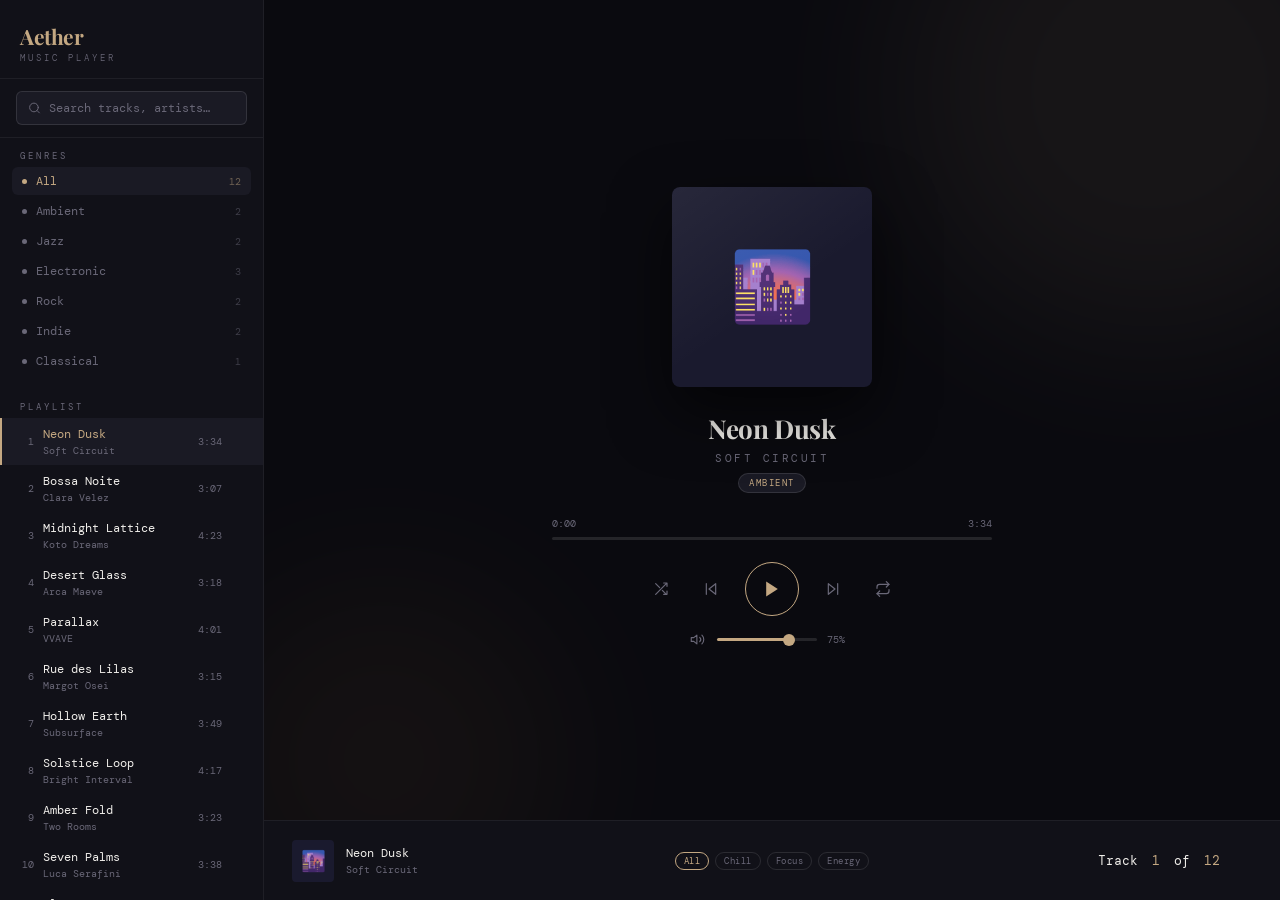
<file: Task3/music_player_app (1).html>
<!DOCTYPE html>
<html lang="en">
<head>
<meta charset="UTF-8" />
<meta name="viewport" content="width=device-width, initial-scale=1.0" />
<title>Aether — Music Player</title>
<link rel="preconnect" href="https://fonts.googleapis.com" />
<link href="https://fonts.googleapis.com/css2?family=DM+Mono:ital,wght@0,300;0,400;0,500;1,300&family=Playfair+Display:ital,wght@0,400;0,700;1,400&display=swap" rel="stylesheet" />
<style>
*, *::before, *::after { box-sizing: border-box; margin: 0; padding: 0; }

:root {
  --bg:      #0a0a0f;
  --bg2:     #111118;
  --bg3:     #1a1a24;
  --bg4:     #22222e;
  --border:  rgba(255,255,255,0.06);
  --border2: rgba(255,255,255,0.11);
  --text:    #f0eeea;
  --muted:   #6a6878;
  --accent:  #c4a882;
  --accent2: #8fa4d4;
  --mono:    'DM Mono', monospace;
  --serif:   'Playfair Display', serif;
  --radius:  6px;
  --trans:   0.18s ease;
}

html, body { height: 100%; }
body {
  background: var(--bg);
  color: var(--text);
  font-family: var(--mono);
  font-size: 13px;
  min-height: 100vh;
  overflow: hidden;
  user-select: none;
}

/* ── LAYOUT ─────────────────────────────────────── */
#app {
  display: grid;
  grid-template-columns: 264px 1fr;
  grid-template-rows: 1fr 80px;
  height: 100vh;
}

/* ── SIDEBAR ─────────────────────────────────────── */
.sidebar {
  grid-row: 1 / 3;
  background: var(--bg2);
  border-right: 0.5px solid var(--border);
  display: flex;
  flex-direction: column;
  overflow: hidden;
}

.sidebar-header {
  padding: 22px 20px 14px;
  border-bottom: 0.5px solid var(--border);
  flex-shrink: 0;
}

.logo {
  font-family: var(--serif);
  font-size: 21px;
  font-weight: 700;
  color: var(--accent);
  letter-spacing: -0.4px;
}
.logo-sub {
  font-family: var(--mono);
  font-size: 9px;
  font-weight: 300;
  color: var(--muted);
  letter-spacing: 3px;
  text-transform: uppercase;
  margin-top: 2px;
}

.search-wrap {
  padding: 12px 16px;
  border-bottom: 0.5px solid var(--border);
  flex-shrink: 0;
  position: relative;
}
.search-wrap svg {
  position: absolute;
  left: 28px;
  top: 50%;
  transform: translateY(-50%);
  width: 13px; height: 13px;
  stroke: var(--muted);
  fill: none;
  stroke-width: 1.8;
  stroke-linecap: round;
  pointer-events: none;
}
#searchInput {
  width: 100%;
  background: var(--bg3);
  border: 0.5px solid var(--border2);
  color: var(--text);
  font-family: var(--mono);
  font-size: 12px;
  padding: 8px 10px 8px 32px;
  border-radius: var(--radius);
  outline: none;
  transition: border-color var(--trans);
}
#searchInput:focus { border-color: var(--accent); }
#searchInput::placeholder { color: var(--muted); }

.section-label {
  padding: 12px 20px 5px;
  font-size: 9px;
  letter-spacing: 3px;
  text-transform: uppercase;
  color: var(--muted);
  flex-shrink: 0;
}

.cat-list {
  padding: 0 12px 10px;
  display: flex;
  flex-direction: column;
  gap: 2px;
  flex-shrink: 0;
}

.cat-item {
  display: flex;
  align-items: center;
  gap: 9px;
  padding: 6px 10px;
  border-radius: var(--radius);
  cursor: pointer;
  color: var(--muted);
  font-size: 12px;
  transition: all var(--trans);
}
.cat-item:hover { background: var(--bg3); color: var(--text); }
.cat-item.active { background: var(--bg3); color: var(--accent); }
.cat-dot { width: 5px; height: 5px; border-radius: 50%; background: currentColor; flex-shrink: 0; }
.cat-count { margin-left: auto; font-size: 10px; opacity: 0.5; }

.playlist-section {
  flex: 1;
  overflow-y: auto;
  padding-bottom: 8px;
}
.playlist-section::-webkit-scrollbar { width: 3px; }
.playlist-section::-webkit-scrollbar-thumb { background: var(--border2); border-radius: 3px; }

.track-item {
  display: flex;
  align-items: center;
  gap: 9px;
  padding: 8px 20px 8px 16px;
  cursor: pointer;
  transition: background var(--trans);
  border-left: 2px solid transparent;
  position: relative;
}
.track-item:hover { background: var(--bg3); }
.track-item.active { background: var(--bg3); border-left-color: var(--accent); }
.track-item:hover .fav-btn { opacity: 1; }

.track-idx { color: var(--muted); font-size: 10px; min-width: 16px; text-align: right; flex-shrink: 0; }
.track-info { flex: 1; overflow: hidden; }
.track-name { font-size: 12px; white-space: nowrap; overflow: hidden; text-overflow: ellipsis; }
.track-artist { font-size: 10px; color: var(--muted); margin-top: 2px; }
.track-item.active .track-name { color: var(--accent); }
.track-dur { color: var(--muted); font-size: 10px; flex-shrink: 0; }

.fav-btn {
  opacity: 0;
  background: none;
  border: none;
  cursor: pointer;
  color: var(--muted);
  padding: 2px;
  transition: all var(--trans);
  flex-shrink: 0;
  line-height: 1;
  font-size: 13px;
}
.fav-btn.faved { opacity: 1; color: #e87a7a; }
.fav-btn:hover { color: #e87a7a; }

.playing-anim {
  display: flex;
  align-items: flex-end;
  gap: 2px;
  height: 14px;
  flex-shrink: 0;
}
.playing-bar {
  width: 3px;
  border-radius: 1px;
  background: var(--accent);
  animation: pb 0.7s ease-in-out infinite alternate;
}
.playing-bar:nth-child(2) { animation-delay: 0.2s; }
.playing-bar:nth-child(3) { animation-delay: 0.1s; }
@keyframes pb { from { height: 3px; } to { height: 14px; } }
.paused-anim .playing-bar { animation-play-state: paused; }

/* ── MAIN ─────────────────────────────────────── */
.main-content {
  grid-column: 2;
  grid-row: 1;
  display: flex;
  flex-direction: column;
  overflow: hidden;
  position: relative;
}

.ambient-bg {
  position: absolute;
  inset: 0;
  pointer-events: none;
  overflow: hidden;
}
.amb {
  position: absolute;
  border-radius: 50%;
  filter: blur(80px);
  opacity: 0.07;
  transition: background 1.6s ease, transform 2s ease;
}
.amb1 { width: 500px; height: 500px; top: -160px; right: -120px; background: var(--accent); }
.amb2 { width: 360px; height: 360px; bottom: -120px; left: -60px; background: var(--accent2); }

.now-playing {
  flex: 1;
  display: flex;
  flex-direction: column;
  align-items: center;
  justify-content: center;
  padding: 32px 48px 16px;
  position: relative;
  gap: 0;
}

/* Art */
.art-wrap {
  position: relative;
  width: 200px;
  height: 200px;
  margin-bottom: 24px;
  flex-shrink: 0;
}
.album-art {
  width: 100%;
  height: 100%;
  border-radius: 8px;
  display: flex;
  align-items: center;
  justify-content: center;
  font-size: 68px;
  transition: background 1s ease;
  position: relative;
  overflow: hidden;
  box-shadow: 0 24px 60px rgba(0,0,0,0.6);
}
.album-art::after {
  content: '';
  position: absolute;
  inset: 0;
  background: linear-gradient(145deg, rgba(255,255,255,0.06) 0%, transparent 55%);
  border-radius: 8px;
}
.spin-ring {
  position: absolute;
  inset: -12px;
  border-radius: 50%;
  border: 1px solid transparent;
  border-top-color: var(--accent);
  opacity: 0;
  transition: opacity 0.5s;
}
.spin-ring.spinning { opacity: 0.5; animation: spin 9s linear infinite; }
@keyframes spin { to { transform: rotate(360deg); } }

/* Meta */
.track-title-main {
  font-family: var(--serif);
  font-size: 26px;
  font-weight: 700;
  letter-spacing: -0.4px;
  text-align: center;
  margin-bottom: 5px;
  max-width: 420px;
}
.track-artist-main {
  font-size: 11px;
  color: var(--muted);
  letter-spacing: 2.5px;
  text-transform: uppercase;
  text-align: center;
  margin-bottom: 8px;
}
.badges {
  display: flex;
  gap: 6px;
  margin-bottom: 24px;
}
.badge {
  font-size: 9px;
  padding: 3px 10px;
  border-radius: 20px;
  background: var(--bg3);
  border: 0.5px solid var(--border2);
  letter-spacing: 1.5px;
  text-transform: uppercase;
}
.badge.genre { color: var(--accent); }
.badge.fav { color: #e87a7a; border-color: rgba(232,122,122,0.3); }

/* Progress */
.progress-section { width: 100%; max-width: 440px; }

.time-row {
  display: flex;
  justify-content: space-between;
  font-size: 10px;
  color: var(--muted);
  margin-bottom: 7px;
}

.progress-bar {
  width: 100%;
  height: 3px;
  background: var(--border2);
  border-radius: 3px;
  cursor: pointer;
  margin-bottom: 22px;
  position: relative;
}
.progress-bar:hover { height: 5px; transition: height 0.1s; }
.progress-fill {
  height: 100%;
  background: var(--accent);
  border-radius: 3px;
  pointer-events: none;
  position: relative;
  transition: width 0.6s linear;
}
.progress-thumb {
  position: absolute;
  right: -6px;
  top: 50%;
  transform: translateY(-50%) scale(0);
  width: 12px; height: 12px;
  border-radius: 50%;
  background: var(--accent);
  transition: transform 0.15s;
}
.progress-bar:hover .progress-thumb { transform: translateY(-50%) scale(1); }

/* Controls */
.controls-row {
  display: flex;
  align-items: center;
  justify-content: center;
  gap: 18px;
  margin-bottom: 14px;
}

.ctrl-btn {
  background: none;
  border: none;
  color: var(--muted);
  cursor: pointer;
  padding: 8px;
  border-radius: 50%;
  display: flex;
  align-items: center;
  justify-content: center;
  transition: all var(--trans);
}
.ctrl-btn:hover { color: var(--text); background: var(--bg3); }
.ctrl-btn.active { color: var(--accent); }

.play-btn {
  width: 54px; height: 54px;
  border-radius: 50%;
  border: 1.5px solid var(--accent);
  background: none;
  color: var(--accent);
  cursor: pointer;
  display: flex;
  align-items: center;
  justify-content: center;
  transition: all 0.2s;
}
.play-btn:hover { background: var(--accent); color: var(--bg); transform: scale(1.04); }
.play-btn:active { transform: scale(0.96); }

/* Volume */
.vol-row {
  display: flex;
  align-items: center;
  gap: 10px;
  font-size: 11px;
  color: var(--muted);
}
.vol-icon-btn {
  background: none;
  border: none;
  color: var(--muted);
  cursor: pointer;
  display: flex;
  align-items: center;
  transition: color var(--trans);
  padding: 2px;
}
.vol-icon-btn:hover { color: var(--text); }
.vol-slider {
  -webkit-appearance: none;
  width: 100px; height: 3px;
  border-radius: 3px;
  outline: none;
  cursor: pointer;
  background: linear-gradient(to right, var(--accent) var(--vol, 75%), var(--border2) var(--vol, 75%));
}
.vol-slider::-webkit-slider-thumb {
  -webkit-appearance: none;
  width: 12px; height: 12px;
  border-radius: 50%;
  background: var(--accent);
  cursor: pointer;
}
#volVal { min-width: 30px; font-size: 10px; }

/* ── BOTTOM BAR ─────────────────────────────────────── */
.player-bar {
  grid-column: 2;
  grid-row: 2;
  background: var(--bg2);
  border-top: 0.5px solid var(--border);
  display: flex;
  align-items: center;
  justify-content: space-between;
  padding: 0 28px;
  gap: 16px;
  height: 80px;
}

.bar-left {
  display: flex;
  align-items: center;
  gap: 12px;
  min-width: 160px;
}
.bar-mini-art {
  width: 42px; height: 42px;
  border-radius: 4px;
  background: var(--bg3);
  display: flex;
  align-items: center;
  justify-content: center;
  font-size: 20px;
  flex-shrink: 0;
  transition: background 0.8s;
}
.bar-track-name { font-size: 12px; white-space: nowrap; overflow: hidden; text-overflow: ellipsis; max-width: 120px; }
.bar-track-artist { font-size: 10px; color: var(--muted); margin-top: 2px; }

.bar-center {
  display: flex;
  align-items: center;
  gap: 8px;
  font-size: 10px;
  color: var(--muted);
}

.bar-right {
  display: flex;
  align-items: center;
  gap: 12px;
  min-width: 160px;
  justify-content: flex-end;
}

/* Mood pills */
.mood-pills { display: flex; gap: 6px; }
.mood-pill {
  font-size: 9px;
  padding: 2px 8px;
  border-radius: 20px;
  border: 0.5px solid var(--border2);
  color: var(--muted);
  cursor: pointer;
  transition: all var(--trans);
  letter-spacing: 0.5px;
}
.mood-pill:hover, .mood-pill.active { border-color: var(--accent); color: var(--accent); }

/* EQ bars */
.eq-bars { display: flex; align-items: flex-end; gap: 2px; height: 16px; }
.eq-bar { width: 3px; border-radius: 1px; background: var(--accent); opacity: 0.65; }
.eq-bar { animation: eq 0.8s ease-in-out infinite alternate; }
.eq-bar:nth-child(2) { animation-delay: 0.2s; }
.eq-bar:nth-child(3) { animation-delay: 0.07s; }
.eq-bar:nth-child(4) { animation-delay: 0.14s; }
@keyframes eq { from { height: 3px; } to { height: 14px; } }
.eq-bars.paused .eq-bar { animation-play-state: paused; }

/* Toast */
.toast {
  position: fixed;
  bottom: 96px;
  left: 50%;
  transform: translateX(-50%) translateY(20px);
  background: var(--bg3);
  border: 0.5px solid var(--border2);
  color: var(--text);
  font-size: 11px;
  padding: 8px 16px;
  border-radius: 20px;
  opacity: 0;
  transition: all 0.3s;
  pointer-events: none;
  z-index: 99;
  white-space: nowrap;
}
.toast.show {
  opacity: 1;
  transform: translateX(-50%) translateY(0);
}

/* Icons */
svg.icon { width: 16px; height: 16px; fill: none; stroke: currentColor; stroke-width: 1.8; stroke-linecap: round; stroke-linejoin: round; }

/* Tooltip */
[title] { position: relative; }

/* No-results */
.no-results { padding: 20px; text-align: center; color: var(--muted); font-size: 11px; line-height: 1.6; }

/* Keyboard hint */
.kb-hint {
  position: fixed;
  bottom: 90px;
  right: 20px;
  background: var(--bg3);
  border: 0.5px solid var(--border);
  border-radius: 6px;
  padding: 10px 14px;
  font-size: 10px;
  color: var(--muted);
  opacity: 0;
  transition: opacity 0.3s;
  pointer-events: none;
  line-height: 1.8;
  z-index: 50;
}
.kb-hint.visible { opacity: 1; }
.kb-hint kbd {
  background: var(--bg4);
  border: 0.5px solid var(--border2);
  border-radius: 3px;
  padding: 1px 5px;
  font-family: var(--mono);
  font-size: 10px;
  color: var(--accent);
}
</style>
</head>
<body>

<div id="app">

  <!-- ── SIDEBAR ── -->
  <aside class="sidebar">
    <div class="sidebar-header">
      <div class="logo">Aether</div>
      <div class="logo-sub">music player</div>
    </div>

    <div class="search-wrap">
      <svg viewBox="0 0 24 24"><circle cx="11" cy="11" r="8"/><line x1="21" y1="21" x2="16.65" y2="16.65"/></svg>
      <input type="text" id="searchInput" placeholder="Search tracks, artists…" oninput="applyFilters()" />
    </div>

    <div class="section-label">Genres</div>
    <div class="cat-list" id="catList"></div>

    <div class="section-label" style="margin-top:4px">Playlist</div>
    <div class="playlist-section">
      <div id="trackList"></div>
    </div>
  </aside>

  <!-- ── MAIN CONTENT ── -->
  <main class="main-content">
    <div class="ambient-bg">
      <div class="amb amb1" id="amb1"></div>
      <div class="amb amb2" id="amb2"></div>
    </div>

    <div class="now-playing">

      <!-- Album Art -->
      <div class="art-wrap" id="artWrap">
        <div class="album-art" id="albumArt">
          <span id="artEmoji">🎵</span>
        </div>
        <div class="spin-ring" id="spinRing"></div>
      </div>

      <!-- Track info -->
      <div class="track-title-main" id="nowTitle">Select a track</div>
      <div class="track-artist-main" id="nowArtist">—</div>
      <div class="badges">
        <div class="badge genre" id="nowGenre">—</div>
        <div class="badge fav" id="favBadge" style="display:none">♥ Favourite</div>
      </div>

      <!-- Progress -->
      <div class="progress-section">
        <div class="time-row">
          <span id="curTime">0:00</span>
          <span id="totTime">—</span>
        </div>
        <div class="progress-bar" id="progressBar">
          <div class="progress-fill" id="progressFill" style="width:0%">
            <div class="progress-thumb"></div>
          </div>
        </div>

        <!-- Controls -->
        <div class="controls-row">
          <button class="ctrl-btn" id="shuffleBtn" title="Shuffle (S)" onclick="toggleShuffle()">
            <svg class="icon" viewBox="0 0 24 24"><path d="M16 3h5v5M4 20l16-16M16 20h5v-5M4 4l6 6M14 14l6 6"/></svg>
          </button>
          <button class="ctrl-btn" title="Previous (←)" onclick="prevTrack()">
            <svg class="icon" viewBox="0 0 24 24"><polygon points="19,20 9,12 19,4"/><line x1="5" y1="4" x2="5" y2="20"/></svg>
          </button>
          <button class="play-btn" id="playBtn" title="Play/Pause (Space)" onclick="togglePlay()">
            <svg class="icon" id="playIcon" viewBox="0 0 24 24" style="width:20px;height:20px;fill:currentColor;stroke:none"><polygon points="5,3 19,12 5,21"/></svg>
          </button>
          <button class="ctrl-btn" title="Next (→)" onclick="nextTrack()">
            <svg class="icon" viewBox="0 0 24 24"><polygon points="5,4 15,12 5,20"/><line x1="19" y1="4" x2="19" y2="20"/></svg>
          </button>
          <button class="ctrl-btn" id="loopBtn" title="Repeat (R)" onclick="toggleLoop()">
            <svg class="icon" viewBox="0 0 24 24"><polyline points="17,1 21,5 17,9"/><path d="M3,11V9a4,4,0,0,1,4-4H21"/><polyline points="7,23 3,19 7,15"/><path d="M21,13v2a4,4,0,0,1-4,4H3"/></svg>
          </button>
        </div>

        <!-- Volume -->
        <div class="vol-row" style="justify-content:center">
          <button class="vol-icon-btn" id="muteBtn" title="Mute (M)" onclick="toggleMute()">
            <svg class="icon" viewBox="0 0 24 24" id="volIcon" style="width:15px;height:15px">
              <polygon points="11,5 6,9 2,9 2,15 6,15 11,19"/>
              <path d="M15.54,8.46a5,5,0,0,1,0,7.07"/>
              <path d="M19.07,4.93a10,10,0,0,1,0,14.14"/>
            </svg>
          </button>
          <input type="range" class="vol-slider" id="volSlider" min="0" max="100" value="75" oninput="setVolume(this.value)" />
          <span id="volVal">75%</span>
        </div>

      </div><!-- /progress-section -->
    </div><!-- /now-playing -->
  </main>

  <!-- ── BOTTOM BAR ── -->
  <div class="player-bar">
    <div class="bar-left">
      <div class="bar-mini-art" id="barArt">🎵</div>
      <div>
        <div class="bar-track-name" id="barTitle">—</div>
        <div class="bar-track-artist" id="barArtist">—</div>
      </div>
    </div>

    <div class="bar-center">
      <div class="mood-pills" id="moodPills"></div>
    </div>

    <div class="bar-right">
      Track <span id="queuePos" style="color:var(--accent);margin:0 2px">—</span> of <span id="queueTotal" style="color:var(--accent);margin:0 2px">—</span>
      <div class="eq-bars paused" id="eqBars">
        <div class="eq-bar"></div>
        <div class="eq-bar"></div>
        <div class="eq-bar"></div>
        <div class="eq-bar"></div>
      </div>
    </div>
  </div>

</div><!-- /#app -->

<!-- Toast -->
<div class="toast" id="toast"></div>

<!-- Keyboard hint -->
<div class="kb-hint" id="kbHint">
  <kbd>Space</kbd> Play/Pause &nbsp; <kbd>←</kbd><kbd>→</kbd> Skip<br>
  <kbd>S</kbd> Shuffle &nbsp; <kbd>R</kbd> Repeat &nbsp; <kbd>M</kbd> Mute<br>
  <kbd>↑</kbd><kbd>↓</kbd> Volume &nbsp; <kbd>F</kbd> Favourite
</div>

<script>
/* ── DATA ─────────────────────────────────── */
const tracks = [
  { id:1,  title:"Neon Dusk",        artist:"Soft Circuit",    genre:"Ambient",    dur:214, emoji:"🌆", color:"#1a1a2e", accent:"#c4a882", accent2:"#a07040", mood:"Chill" },
  { id:2,  title:"Bossa Noite",      artist:"Clara Velez",     genre:"Jazz",       dur:187, emoji:"🎷", color:"#1a1424", accent:"#d48fa0", accent2:"#8f4060", mood:"Chill" },
  { id:3,  title:"Midnight Lattice", artist:"Koto Dreams",     genre:"Electronic", dur:263, emoji:"🔮", color:"#141420", accent:"#8fa4d4", accent2:"#3060a0", mood:"Focus" },
  { id:4,  title:"Desert Glass",     artist:"Arca Maeve",      genre:"Ambient",    dur:198, emoji:"🏜️",  color:"#1e1a14", accent:"#d4b882", accent2:"#a07830", mood:"Chill" },
  { id:5,  title:"Parallax",         artist:"VVAVE",           genre:"Electronic", dur:241, emoji:"⚡", color:"#121820", accent:"#80c4d4", accent2:"#207090", mood:"Energy" },
  { id:6,  title:"Rue des Lilas",    artist:"Margot Osei",     genre:"Jazz",       dur:195, emoji:"🌸", color:"#1c1418", accent:"#c498b4", accent2:"#805078", mood:"Chill" },
  { id:7,  title:"Hollow Earth",     artist:"Subsurface",      genre:"Rock",       dur:229, emoji:"🎸", color:"#141414", accent:"#c0b8a8", accent2:"#706858", mood:"Energy" },
  { id:8,  title:"Solstice Loop",    artist:"Bright Interval", genre:"Electronic", dur:257, emoji:"🌀", color:"#141820", accent:"#98c4b4", accent2:"#306854", mood:"Focus" },
  { id:9,  title:"Amber Fold",       artist:"Two Rooms",       genre:"Indie",      dur:203, emoji:"🍂", color:"#1c1810", accent:"#d4a870", accent2:"#906030", mood:"Chill" },
  { id:10, title:"Seven Palms",      artist:"Luca Serafini",   genre:"Indie",      dur:218, emoji:"🌴", color:"#101814", accent:"#98c898", accent2:"#306830", mood:"Energy" },
  { id:11, title:"Glass Harp",       artist:"Suki Wren",       genre:"Classical",  dur:246, emoji:"🎻", color:"#18141a", accent:"#c4b0d4", accent2:"#705880", mood:"Focus" },
  { id:12, title:"Ferro",            artist:"Tangents",        genre:"Rock",       dur:188, emoji:"🎵", color:"#181410", accent:"#c8a888", accent2:"#785838", mood:"Energy" },
];

const MOOD_MAP = {
  Chill:  t => ["Ambient","Jazz","Indie"].includes(t.genre) || t.mood === "Chill",
  Focus:  t => ["Classical","Electronic"].includes(t.genre) || t.mood === "Focus",
  Energy: t => ["Rock","Electronic","Indie"].includes(t.genre) || t.mood === "Energy",
};

/* ── STATE ─────────────────────────────────── */
let filtered    = [...tracks];
let current     = 0;
let playing     = false;
let shuffle     = false;
let loop        = false;
let progress    = 0;
let timer       = null;
let activeGenre = "All";
let activeMood  = "All";
let volume      = 75;
let muted       = false;
let favourites  = new Set();
let toastTimer  = null;
let seekDragging = false;

/* ── HELPERS ─────────────────────────────────── */
function fmt(s) {
  s = Math.floor(s);
  return `${Math.floor(s/60)}:${(s%60).toString().padStart(2,'0')}`;
}

function showToast(msg) {
  const t = document.getElementById('toast');
  t.textContent = msg;
  t.classList.add('show');
  clearTimeout(toastTimer);
  toastTimer = setTimeout(() => t.classList.remove('show'), 1800);
}

/* ── GENRES / CATEGORIES ─────────────────────── */
function renderCats() {
  const genres = ["All", ...new Set(tracks.map(t => t.genre))];
  document.getElementById('catList').innerHTML = genres.map(g => {
    const count = g === "All" ? tracks.length : tracks.filter(t => t.genre === g).length;
    return `<div class="cat-item ${g===activeGenre?'active':''}" onclick="setGenre('${g}')">
      <div class="cat-dot"></div>
      <span>${g}</span>
      <span class="cat-count">${count}</span>
    </div>`;
  }).join('');
}

function setGenre(g) {
  activeGenre = g;
  applyFilters();
  renderCats();
}

/* ── MOOD PILLS ─────────────────────────────── */
function renderMoodPills() {
  const moods = ["All","Chill","Focus","Energy"];
  document.getElementById('moodPills').innerHTML = moods.map(m =>
    `<div class="mood-pill ${m===activeMood?'active':''}" onclick="setMood('${m}')">${m}</div>`
  ).join('');
}

function setMood(m) {
  activeMood = m;
  applyFilters();
  renderMoodPills();
}

/* ── FILTERS ─────────────────────────────────── */
function applyFilters() {
  const q = document.getElementById('searchInput').value.toLowerCase().trim();
  filtered = tracks.filter(t => {
    const matchGenre = activeGenre === 'All' || t.genre === activeGenre;
    const matchMood  = activeMood === 'All' || (MOOD_MAP[activeMood] && MOOD_MAP[activeMood](t));
    const matchQ     = !q || t.title.toLowerCase().includes(q) || t.artist.toLowerCase().includes(q) || t.genre.toLowerCase().includes(q);
    return matchGenre && matchMood && matchQ;
  });
  renderList();
}

/* ── TRACK LIST ─────────────────────────────── */
function renderList() {
  const c = document.getElementById('trackList');
  if (!filtered.length) {
    c.innerHTML = `<div class="no-results">No tracks found<br><span style="opacity:0.5">Try a different search or filter</span></div>`;
    return;
  }
  c.innerHTML = filtered.map((t, i) => {
    const isActive = tracks[current] && tracks[current].id === t.id;
    const isFav    = favourites.has(t.id);
    const realIdx  = tracks.indexOf(t);
    return `<div class="track-item ${isActive?'active':''}" onclick="selectTrack(${realIdx})">
      ${isActive && playing
        ? `<div class="playing-anim ${playing?'':'paused-anim'}"><div class="playing-bar"></div><div class="playing-bar"></div><div class="playing-bar"></div></div>`
        : `<span class="track-idx">${i+1}</span>`}
      <div class="track-info">
        <div class="track-name">${t.title}</div>
        <div class="track-artist">${t.artist}</div>
      </div>
      <span class="track-dur">${fmt(t.dur)}</span>
      <button class="fav-btn ${isFav?'faved':''}" onclick="toggleFav(event,${t.id})" title="Favourite">♥</button>
    </div>`;
  }).join('');
}

/* ── NOW PLAYING UPDATE ──────────────────────── */
function updateNowPlaying() {
  const t = tracks[current];
  document.getElementById('nowTitle').textContent   = t.title;
  document.getElementById('nowArtist').textContent  = t.artist.toUpperCase();
  document.getElementById('nowGenre').textContent   = t.genre;
  document.getElementById('artEmoji').textContent   = t.emoji;
  document.getElementById('albumArt').style.background = t.color;
  document.getElementById('totTime').textContent    = fmt(t.dur);
  document.getElementById('queuePos').textContent   = current + 1;
  document.getElementById('queueTotal').textContent = tracks.length;

  // Fav badge
  const fb = document.getElementById('favBadge');
  fb.style.display = favourites.has(t.id) ? '' : 'none';

  // Ambient colours
  document.documentElement.style.setProperty('--accent',  t.accent);
  document.documentElement.style.setProperty('--accent2', t.accent2);
  document.getElementById('amb1').style.background = t.accent;
  document.getElementById('amb2').style.background = t.accent2;

  // Mini bar
  document.getElementById('barArt').textContent    = t.emoji;
  document.getElementById('barArt').style.background = t.color;
  document.getElementById('barTitle').textContent  = t.title;
  document.getElementById('barArtist').textContent = t.artist;

  // Volume slider gradient
  updateVolSlider();

  renderList();
}

/* ── SELECT / PLAY ──────────────────────────── */
function selectTrack(idx) {
  current  = idx;
  progress = 0;
  updateNowPlaying();
  resetProgress();
  playing ? (clearInterval(timer), startTimer()) : startPlay();
}

function startPlay() {
  playing = true;
  document.getElementById('playIcon').outerHTML =
    `<svg class="icon" id="playIcon" viewBox="0 0 24 24" style="width:20px;height:20px;fill:currentColor;stroke:none"><rect x="6" y="4" width="4" height="16"/><rect x="14" y="4" width="4" height="16"/></svg>`;
  document.getElementById('spinRing').classList.add('spinning');
  document.getElementById('eqBars').classList.remove('paused');
  startTimer();
}

function pausePlay() {
  playing = false;
  document.getElementById('playIcon').outerHTML =
    `<svg class="icon" id="playIcon" viewBox="0 0 24 24" style="width:20px;height:20px;fill:currentColor;stroke:none"><polygon points="5,3 19,12 5,21"/></svg>`;
  document.getElementById('spinRing').classList.remove('spinning');
  document.getElementById('eqBars').classList.add('paused');
  clearInterval(timer);
  renderList();
}

function togglePlay() {
  if (!playing) startPlay(); else pausePlay();
  renderList();
}

/* ── TIMER ──────────────────────────────────── */
function startTimer() {
  clearInterval(timer);
  const t = tracks[current];
  timer = setInterval(() => {
    if (seekDragging) return;
    progress++;
    if (progress >= t.dur) {
      if (loop) { progress = 0; }
      else { nextTrack(); return; }
    }
    updateProgressUI();
  }, 1000);
}

function updateProgressUI() {
  const t   = tracks[current];
  const pct = Math.min(100, (progress / t.dur) * 100);
  document.getElementById('progressFill').style.width = pct + '%';
  document.getElementById('curTime').textContent       = fmt(progress);
}

function resetProgress() {
  progress = 0;
  document.getElementById('progressFill').style.width = '0%';
  document.getElementById('curTime').textContent       = '0:00';
}

/* ── SEEK ───────────────────────────────────── */
(function setupSeek() {
  const bar = document.getElementById('progressBar');
  function seek(e) {
    const rect = bar.getBoundingClientRect();
    const clientX = e.touches ? e.touches[0].clientX : e.clientX;
    const pct  = Math.max(0, Math.min(1, (clientX - rect.left) / rect.width));
    progress   = Math.floor(pct * tracks[current].dur);
    updateProgressUI();
  }
  bar.addEventListener('mousedown',  e => { seekDragging = true; seek(e); });
  bar.addEventListener('touchstart', e => { seekDragging = true; seek(e); }, { passive: true });
  document.addEventListener('mousemove', e => { if (seekDragging) seek(e); });
  document.addEventListener('touchmove', e => { if (seekDragging) seek(e); }, { passive: true });
  document.addEventListener('mouseup',   () => { seekDragging = false; });
  document.addEventListener('touchend',  () => { seekDragging = false; });
})();

/* ── NEXT / PREV ─────────────────────────────── */
function nextTrack() {
  if (shuffle) {
    let next;
    do { next = Math.floor(Math.random() * tracks.length); } while (next === current && tracks.length > 1);
    current = next;
  } else {
    current = (current + 1) % tracks.length;
  }
  progress = 0;
  updateNowPlaying();
  resetProgress();
  if (playing) { clearInterval(timer); startTimer(); }
}

function prevTrack() {
  if (progress > 3) {
    progress = 0;
    resetProgress();
    if (playing) { clearInterval(timer); startTimer(); }
    return;
  }
  current = (current - 1 + tracks.length) % tracks.length;
  progress = 0;
  updateNowPlaying();
  resetProgress();
  if (playing) { clearInterval(timer); startTimer(); }
}

/* ── SHUFFLE / LOOP ──────────────────────────── */
function toggleShuffle() {
  shuffle = !shuffle;
  document.getElementById('shuffleBtn').classList.toggle('active', shuffle);
  showToast(shuffle ? '🔀 Shuffle on' : 'Shuffle off');
}

function toggleLoop() {
  loop = !loop;
  document.getElementById('loopBtn').classList.toggle('active', loop);
  showToast(loop ? '🔁 Repeat on' : 'Repeat off');
}

/* ── VOLUME ──────────────────────────────────── */
function setVolume(v) {
  volume = parseInt(v);
  muted  = false;
  document.getElementById('volVal').textContent = volume + '%';
  updateVolSlider();
  updateVolIcon();
}

function toggleMute() {
  muted = !muted;
  document.getElementById('volSlider').value = muted ? 0 : volume;
  document.getElementById('volVal').textContent = muted ? '0%' : volume + '%';
  updateVolSlider();
  updateVolIcon();
  showToast(muted ? '🔇 Muted' : '🔊 Unmuted');
}

function updateVolSlider() {
  const eff = muted ? 0 : volume;
  document.getElementById('volSlider').style.setProperty('--vol', eff + '%');
}

function updateVolIcon() {
  const eff = muted ? 0 : volume;
  let path = '';
  if (eff === 0) {
    path = `<polygon points="11,5 6,9 2,9 2,15 6,15 11,19"/>
            <line x1="23" y1="9" x2="17" y2="15"/><line x1="17" y1="9" x2="23" y2="15"/>`;
  } else if (eff < 40) {
    path = `<polygon points="11,5 6,9 2,9 2,15 6,15 11,19"/>
            <path d="M15.54,8.46a5,5,0,0,1,0,7.07"/>`;
  } else {
    path = `<polygon points="11,5 6,9 2,9 2,15 6,15 11,19"/>
            <path d="M15.54,8.46a5,5,0,0,1,0,7.07"/>
            <path d="M19.07,4.93a10,10,0,0,1,0,14.14"/>`;
  }
  document.getElementById('volIcon').innerHTML = path;
}

/* ── FAVOURITES ──────────────────────────────── */
function toggleFav(e, id) {
  e.stopPropagation();
  if (favourites.has(id)) {
    favourites.delete(id);
    showToast('Removed from favourites');
  } else {
    favourites.add(id);
    showToast('♥ Added to favourites');
  }
  // Update fav badge if it's the current track
  const fb = document.getElementById('favBadge');
  fb.style.display = favourites.has(tracks[current].id) ? '' : 'none';
  renderList();
}

/* ── KEYBOARD SHORTCUTS ──────────────────────── */
let kbTimer;
document.addEventListener('keydown', e => {
  // Don't fire when typing in search
  if (e.target === document.getElementById('searchInput')) return;

  const hint = document.getElementById('kbHint');
  hint.classList.add('visible');
  clearTimeout(kbTimer);
  kbTimer = setTimeout(() => hint.classList.remove('visible'), 2000);

  switch(e.code) {
    case 'Space':
      e.preventDefault();
      togglePlay();
      break;
    case 'ArrowRight':
      e.preventDefault();
      if (e.shiftKey) nextTrack();
      else {
        progress = Math.min(tracks[current].dur - 1, progress + 10);
        updateProgressUI();
      }
      break;
    case 'ArrowLeft':
      e.preventDefault();
      if (e.shiftKey) prevTrack();
      else {
        progress = Math.max(0, progress - 10);
        updateProgressUI();
      }
      break;
    case 'ArrowUp':
      e.preventDefault();
      volume = Math.min(100, volume + 5);
      document.getElementById('volSlider').value = volume;
      setVolume(volume);
      break;
    case 'ArrowDown':
      e.preventDefault();
      volume = Math.max(0, volume - 5);
      document.getElementById('volSlider').value = volume;
      setVolume(volume);
      break;
    case 'KeyS':
      toggleShuffle();
      break;
    case 'KeyR':
      toggleLoop();
      break;
    case 'KeyM':
      toggleMute();
      break;
    case 'KeyF':
      toggleFav({ stopPropagation: ()=>{} }, tracks[current].id);
      break;
  }
});

/* ── INIT ────────────────────────────────────── */
renderCats();
renderMoodPills();
applyFilters();
updateNowPlaying();
updateVolIcon();
</script>
</body>
</html>
</file>
